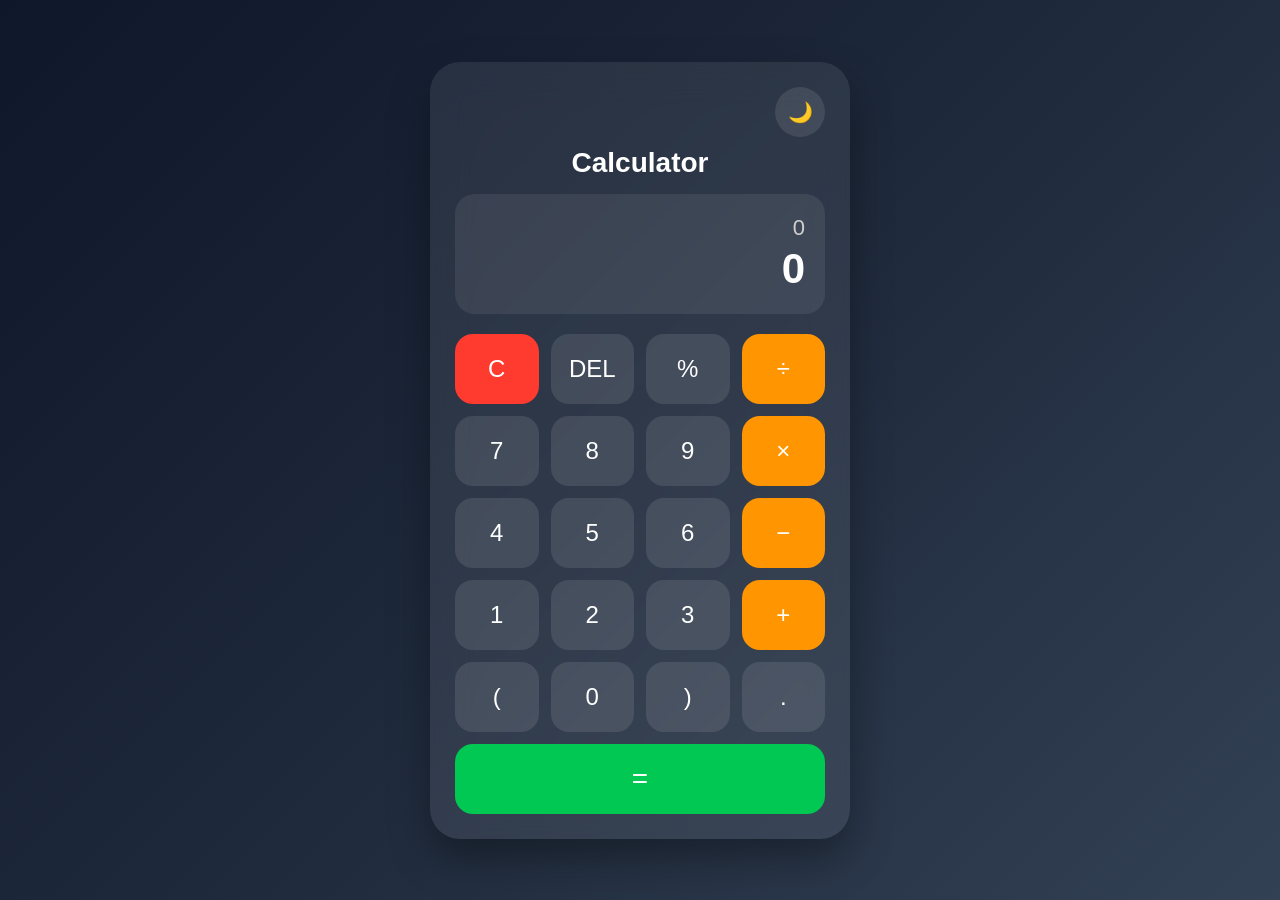
<file: Calculator/index.html>
<!DOCTYPE html>
<html lang="en">
<head>
    <meta charset="UTF-8">
    <meta name="viewport" content="width=device-width, initial-scale=1.0">
    <title>Modern Calculator</title>
    <link rel="stylesheet" href="style.css">
</head>
<body>

<div class="calculator">

    <div class="theme-container">
    <button id="themeToggle" onclick="toggleTheme()">
        🌙
    </button>
    </div>
    <h2 class="title">Calculator</h2>
    <div class="display">
        <div id="expression">0</div>
        <div id="result">0</div>
    </div>

    <div class="buttons">

        <button class="clear" onclick="clearDisplay()">C</button>
        <button onclick="deleteLast()">DEL</button>
        <button onclick="appendValue('%')">%</button>
        <button class="operator" onclick="appendValue('/')">÷</button>

        <button onclick="appendValue('7')">7</button>
        <button onclick="appendValue('8')">8</button>
        <button onclick="appendValue('9')">9</button>
        <button class="operator" onclick="appendValue('*')">×</button>

        <button onclick="appendValue('4')">4</button>
        <button onclick="appendValue('5')">5</button>
        <button onclick="appendValue('6')">6</button>
        <button class="operator" onclick="appendValue('-')">−</button>

        <button onclick="appendValue('1')">1</button>
        <button onclick="appendValue('2')">2</button>
        <button onclick="appendValue('3')">3</button>
        <button class="operator" onclick="appendValue('+')">+</button>

        <button onclick="appendValue('(')">(</button>
        <button onclick="appendValue('0')">0</button>
        <button onclick="appendValue(')')">)</button>
        <button onclick="appendValue('.')">.</button>

        <button class="equal" onclick="calculate()">=</button>

    </div>

</div>

<script src="script.js"></script>

</body>
</html>
</file>
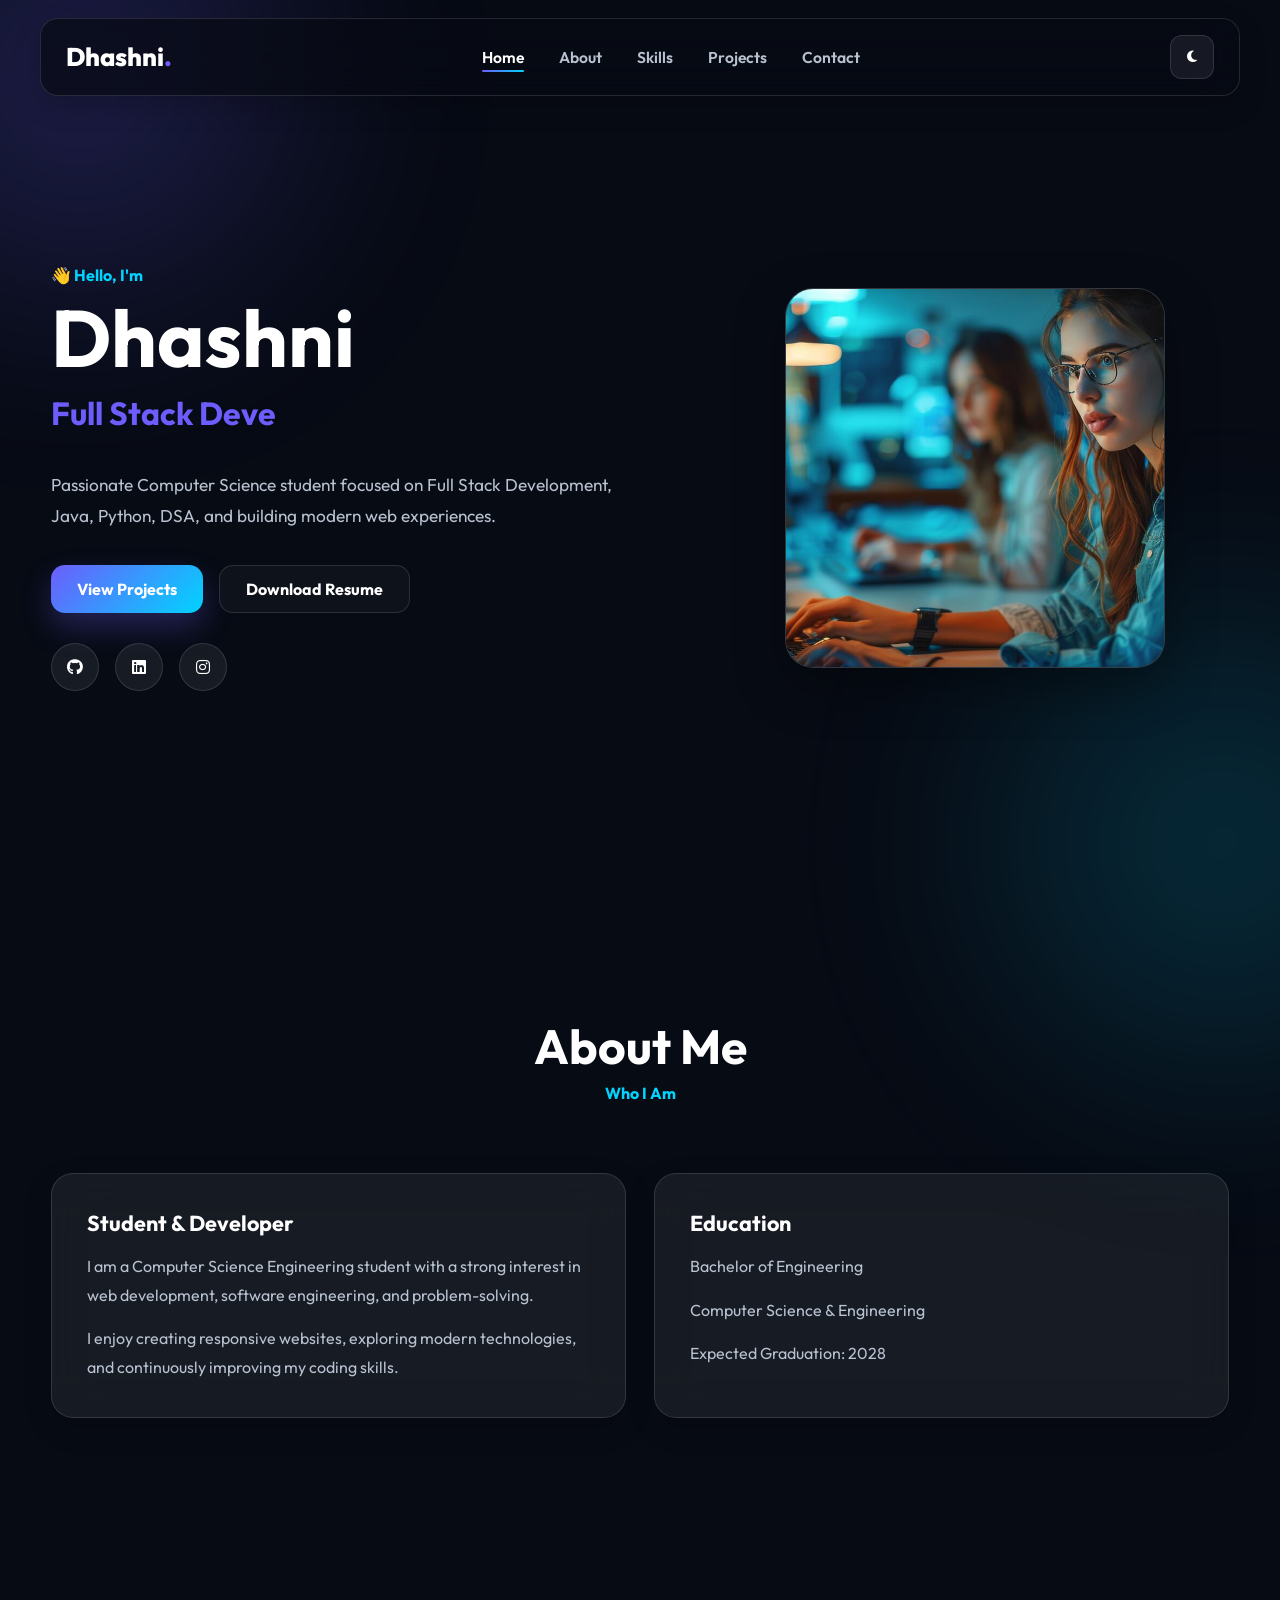
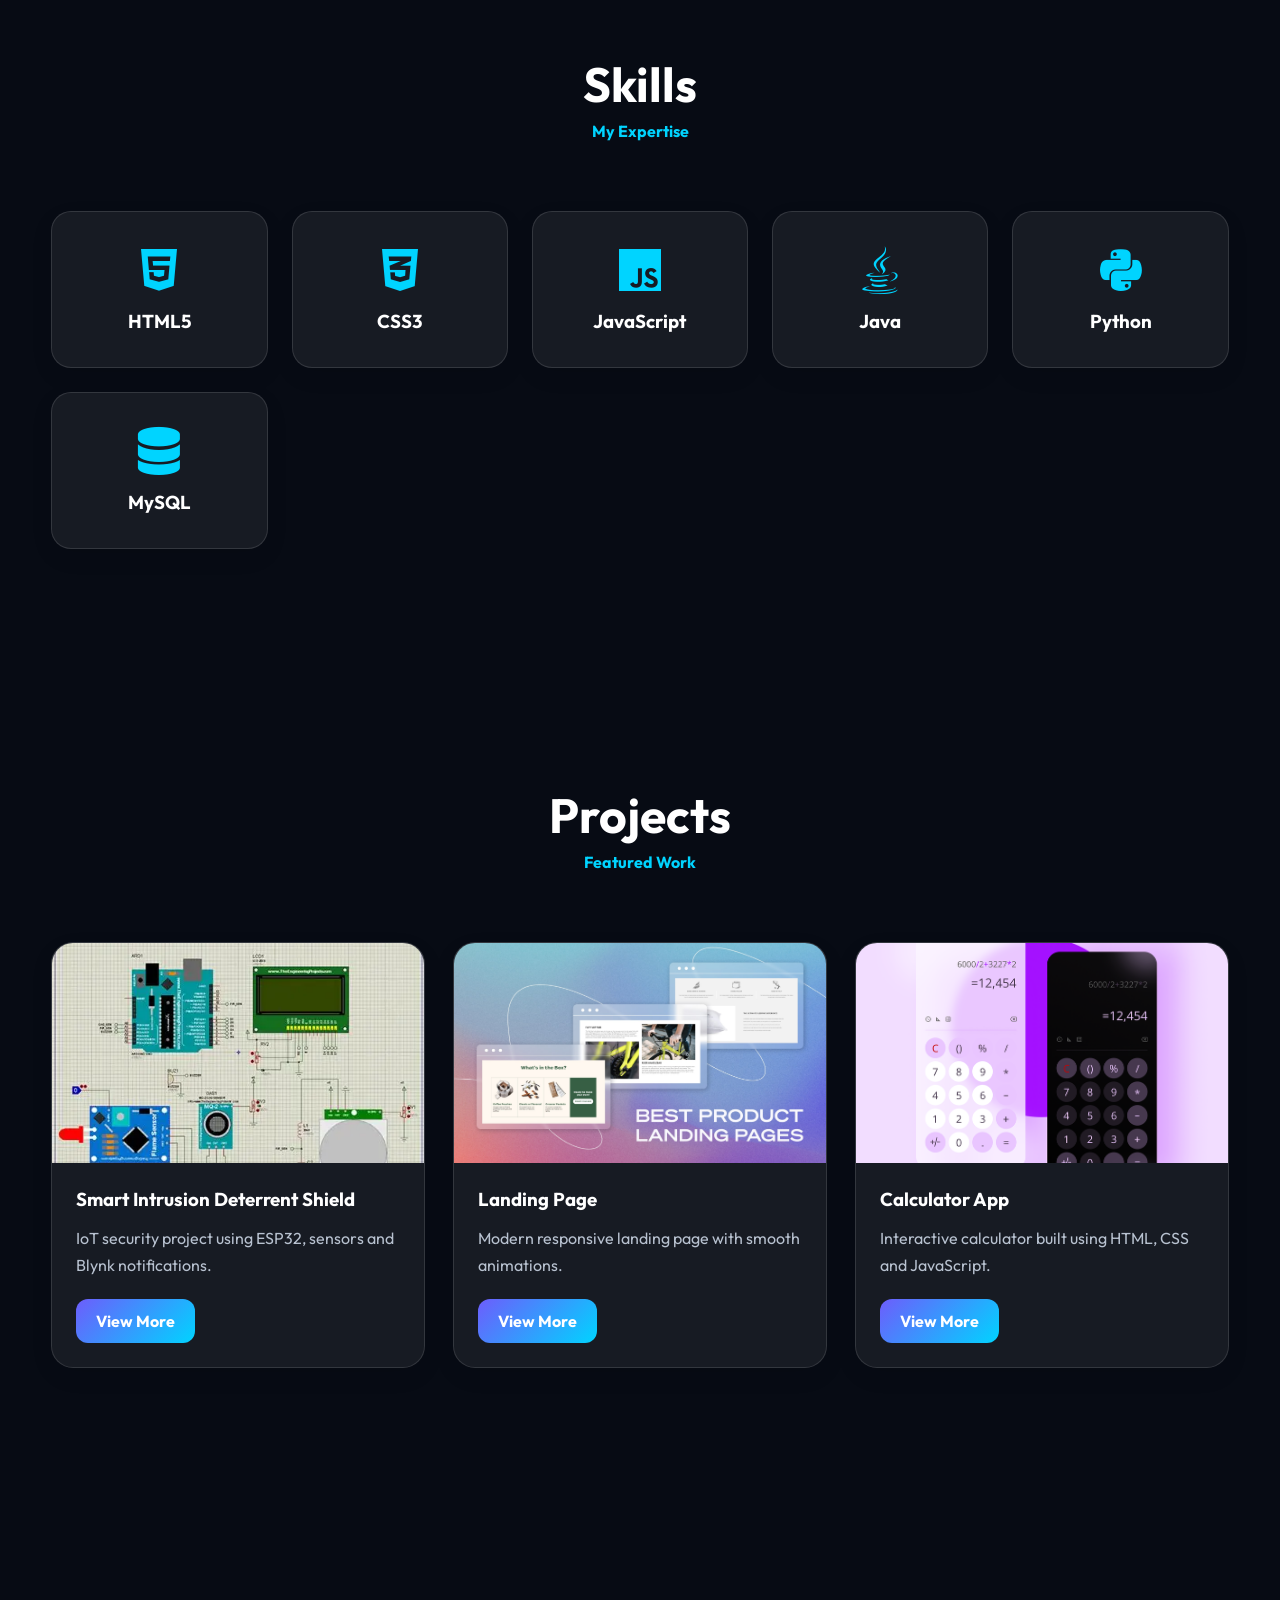
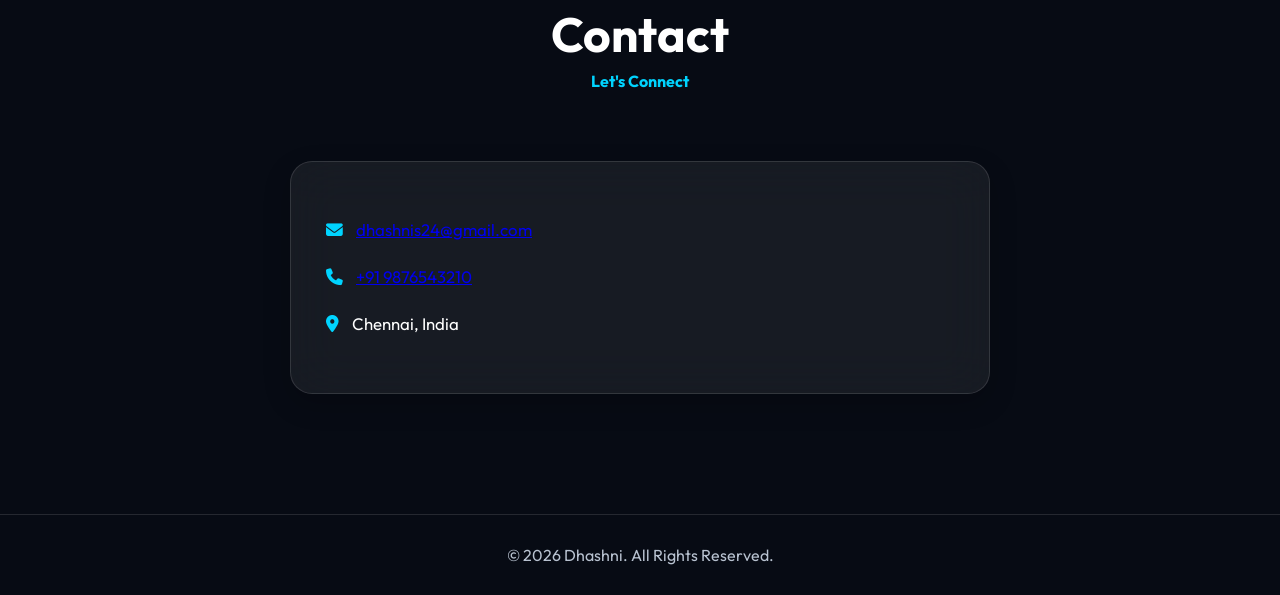
<file: Portfolio/index.html>
<!DOCTYPE html>
<html lang="en" data-theme="dark">

<head>
    <meta charset="UTF-8">
    <meta name="viewport" content="width=device-width, initial-scale=1.0">
    <title>Dhashni | Developer Portfolio</title>

    <link rel="stylesheet" href="style.css">

    <link href="https://fonts.googleapis.com/css2?family=Outfit:wght@300;400;500;600;700;800&display=swap"
        rel="stylesheet">

    <link rel="stylesheet"
        href="https://cdnjs.cloudflare.com/ajax/libs/font-awesome/6.5.2/css/all.min.css">
</head>

<body>

    <!-- Background Effects -->
    <div class="bg-blur blur-1"></div>
    <div class="bg-blur blur-2"></div>

    <!-- Navbar -->
    <header class="header">
        <nav class="navbar">

            <a href="#" class="logo">
                Dhashni<span>.</span>
            </a>

            <ul class="nav-menu">
                <li><a href="#home">Home</a></li>
                <li><a href="#about">About</a></li>
                <li><a href="#skills">Skills</a></li>
                <li><a href="#projects">Projects</a></li>
                <li><a href="#contact">Contact</a></li>
            </ul>

            <div class="nav-actions">

                <button id="themeToggle" class="theme-btn">
                    <i class="fa-solid fa-moon"></i>
                </button>

                <button id="menuBtn" class="menu-btn">
                    <i class="fa-solid fa-bars"></i>
                </button>

            </div>

        </nav>
    </header>

    <!-- Hero Section -->
    <section id="home" class="hero">

        <div class="hero-content reveal">

            <p class="hero-subtitle">
                👋 Hello, I'm
            </p>

            <h1>
                Dhashni
            </h1>

            <h2>
                <span id="typing"></span>
            </h2>

            <p class="hero-description">
                Passionate Computer Science student focused on
                Full Stack Development, Java, Python, DSA,
                and building modern web experiences.
            </p>

            <div class="hero-buttons">
                <a href="#projects" class="btn primary-btn">
                    View Projects
                </a>

                <a href="resume.pdf" download class="btn secondary-btn">
                    Download Resume
                </a>
            </div>

            <div class="social-icons">

                <a href="#">
                    <i class="fab fa-github"></i>
                </a>

                <a href="#">
                    <i class="fab fa-linkedin"></i>
                </a>

                <a href="#">
                    <i class="fab fa-instagram"></i>
                </a>

            </div>

        </div>

        <div class="hero-image reveal">

            <div class="image-card">
                <img src="profile.jpeg" alt="Profile Image">
            </div>

        </div>

    </section>

    <!-- About -->
    <section id="about" class="section">

        <div class="section-title reveal">
            <h2>About Me</h2>
            <span>Who I Am</span>
        </div>

        <div class="about-container reveal">

            <div class="glass-card">

                <h3>Student & Developer</h3>

                <p>
                    I am a Computer Science Engineering student with
                    a strong interest in web development, software
                    engineering, and problem-solving.
                </p>

                <p>
                    I enjoy creating responsive websites,
                    exploring modern technologies,
                    and continuously improving my coding skills.
                </p>

            </div>

            <div class="glass-card">

                <h3>Education</h3>

                <p>
                    Bachelor of Engineering
                </p>

                <p>
                    Computer Science & Engineering
                </p>

                <p>
                    Expected Graduation: 2028
                </p>

            </div>

        </div>

    </section>

    <!-- Skills -->
    <section id="skills" class="section">

        <div class="section-title reveal">
            <h2>Skills</h2>
            <span>My Expertise</span>
        </div>

        <div class="skills-container">

            <div class="skill-card reveal">
                <i class="fab fa-html5"></i>
                <h3>HTML5</h3>
            </div>

            <div class="skill-card reveal">
                <i class="fab fa-css3-alt"></i>
                <h3>CSS3</h3>
            </div>

            <div class="skill-card reveal">
                <i class="fab fa-js"></i>
                <h3>JavaScript</h3>
            </div>

            <div class="skill-card reveal">
                <i class="fab fa-java"></i>
                <h3>Java</h3>
            </div>

            <div class="skill-card reveal">
                <i class="fab fa-python"></i>
                <h3>Python</h3>
            </div>

            <div class="skill-card reveal">
                <i class="fas fa-database"></i>
                <h3>MySQL</h3>
            </div>

        </div>

    </section>

    <!-- Projects -->
    <section id="projects" class="section">

        <div class="section-title reveal">
            <h2>Projects</h2>
            <span>Featured Work</span>
        </div>

        <div class="projects-grid">

            <div class="project-card reveal">

                <img src="projects/project1.webp" alt="Project">

                <div class="project-content">

                    <h3>Smart Intrusion Deterrent Shield</h3>

                    <p>
                        IoT security project using ESP32,
                        sensors and Blynk notifications.
                    </p>

                    <a href="#" class="project-btn">
                        View More
                    </a>

                </div>

            </div>

            <div class="project-card reveal">

                <img src="projects/project2.jpeg" alt="Project">

                <div class="project-content">

                    <h3>Landing Page</h3>

                    <p>
                        Modern responsive landing page
                        with smooth animations.
                    </p>

                    <a href="#" class="project-btn">
                        View More
                    </a>

                </div>

            </div>

            <div class="project-card reveal">

                <img src="projects/project3.png" alt="Project">

                <div class="project-content">

                    <h3>Calculator App</h3>

                    <p>
                        Interactive calculator built using
                        HTML, CSS and JavaScript.
                    </p>

                    <a href="#" class="project-btn">
                        View More
                    </a>

                </div>

            </div>

        </div>

    </section>

    <!-- Contact -->
    <section id="contact" class="section">

        <div class="section-title reveal">
            <h2>Contact</h2>
            <span>Let's Connect</span>
        </div>

        <div class="contact-container reveal">

            <div class="glass-card">

                <p>
                    <i class="fas fa-envelope"></i>
                    <a href="mailto:dhashnis24@gmail.com">dhashnis24@gmail.com</a>
                </p>

                <p>
                    <i class="fas fa-phone"></i>
                    <a href="tel:+919876543210">+91 9876543210</a>
                </p>

                <p>
                    <i class="fas fa-location-dot"></i>
                    Chennai, India
                </p>

            </div>

        </div>

    </section>

    <!-- Footer -->
    <footer>

        <p>
            © 2026 Dhashni. All Rights Reserved.
        </p>

    </footer>

    <script src="script.js"></script>

</body>

</html>
</file>
<file: Calculator/style.css>
*{
    margin:0;
    padding:0;
    box-sizing:border-box;
    font-family:'Segoe UI',sans-serif;
}

body{
    min-height:100vh;
    display:flex;
    justify-content:center;
    align-items:center;

    background:linear-gradient(
        135deg,
        #0f172a,
        #1e293b,
        #334155
    );

    transition:0.4s ease;
}

.calculator{
    width:420px;

    padding:25px;

    border-radius:30px;

    background:rgba(255,255,255,0.08);

    backdrop-filter:blur(20px);

    box-shadow:0 20px 40px rgba(0,0,0,0.35);

    transition:0.4s ease;
}

.theme-container{
    display:flex;
    justify-content:flex-end;
    margin-bottom:10px;
}

#themeToggle{
    width:50px;
    height:50px;

    border-radius:50%;

    border:none;

    font-size:20px;

    cursor:pointer;
}

.title{
    color:white;

    text-align:center;

    margin-bottom:15px;

    font-size:28px;

    transition:0.4s ease;
}

.display{
    background:rgba(255,255,255,0.08);

    border-radius:20px;

    padding:20px;

    margin-bottom:20px;

    min-height:120px;

    overflow:hidden;

    display:flex;
    flex-direction:column;
    justify-content:center;

    transition:0.4s ease;
}

#expression{
    text-align:right;

    color:#cfcfcf;

    font-size:22px;

    min-height:30px;

    white-space:nowrap;

    overflow-x:auto;

    scrollbar-width:none;
}

#expression::-webkit-scrollbar{
    display:none;
}

#result{
    text-align:right;

    color:white;

    font-size:42px;

    font-weight:bold;

    min-height:45px;

    white-space:nowrap;

    overflow-x:auto;

    scrollbar-width:none;
}

#result::-webkit-scrollbar{
    display:none;
}

.buttons{
    display:grid;

    grid-template-columns:repeat(4,1fr);

    gap:12px;
}

button{
    height:70px;

    border:none;

    border-radius:18px;

    font-size:24px;

    color:white;

    cursor:pointer;

    background:rgba(255,255,255,0.1);

    transition:all .2s ease;
}

button:hover{
    transform:translateY(-2px);
}

button:active{
    transform:scale(.95);
}

.operator{
    background:#ff9500;
}

.clear{
    background:#ff3b30;
}

.equal{
    grid-column:span 4;

    background:#00c853;

    font-size:28px;
}

/* ========================= */
/* LIGHT THEME */
/* ========================= */

body.light-theme{
    background:linear-gradient(
        135deg,
        #dbeafe,
        #f8fafc,
        #e2e8f0
    );
}

body.light-theme .calculator{
    background:rgba(255,255,255,0.85);

    backdrop-filter:blur(20px);

    box-shadow:0 20px 40px rgba(0,0,0,0.15);
}

body.light-theme .display{
    background:rgba(0,0,0,0.05);
}

body.light-theme .title{
    color:#111827;
}

body.light-theme #expression{
    color:#6b7280;
}

body.light-theme #result{
    color:#111827;
}

body.light-theme button{
    background:rgba(0,0,0,0.08);

    color:#111827;
}

body.light-theme .operator{
    background:#fb923c;
    color:white;
}

body.light-theme .clear{
    background:#f87171;
    color:white;
}

body.light-theme .equal{
    background:#4ade80;
    color:white;
}

body.light-theme #themeToggle{
    background:white;
    color:#111827;
}
</file>
<file: Portfolio/style.css>
/* =========================
   RESET
========================= */

* {
    margin: 0;
    padding: 0;
    box-sizing: border-box;
}

html {
    scroll-behavior: smooth;
    overflow-x: hidden;
}

body {
    min-width: 320px;
    font-family: 'Outfit', sans-serif;
    background: var(--bg);
    color: var(--text);
    overflow-x: hidden;
    transition: background .3s ease, color .3s ease;
}

img {
    max-width: 100%;
    display: block;
}

/* =========================
   THEME VARIABLES
========================= */

:root {
    --bg: #070b14;
    --bg-secondary: #0d1320;

    --card-bg: rgba(255, 255, 255, .065);
    --card-bg-strong: rgba(255, 255, 255, .1);
    --border: rgba(255, 255, 255, .12);

    --text: #ffffff;
    --text-secondary: #b8c2d0;

    --primary: #6d5dfc;
    --secondary: #00d4ff;

    --navbar-bg: rgba(7, 11, 20, .72);
    --sidebar-bg: rgba(10, 15, 27, .96);

    --shadow: 0 18px 50px rgba(0, 0, 0, .34);
    --shadow-soft: 0 10px 28px rgba(0, 0, 0, .2);
}

html[data-theme="light"] {
    --bg: #f6f7fb;
    --bg-secondary: #ffffff;

    --card-bg: rgba(255, 255, 255, .78);
    --card-bg-strong: rgba(255, 255, 255, .95);
    --border: rgba(15, 23, 42, .1);

    --text: #111827;
    --text-secondary: #5b6474;

    --primary: #5b4df5;
    --secondary: #0077d9;

    --navbar-bg: rgba(255, 255, 255, .78);
    --sidebar-bg: rgba(255, 255, 255, .97);

    --shadow: 0 18px 45px rgba(15, 23, 42, .12);
    --shadow-soft: 0 10px 25px rgba(15, 23, 42, .08);
}

/* =========================
   BACKGROUND BLURS
========================= */

.bg-blur {
    position: fixed;
    border-radius: 50%;
    filter: blur(120px);
    z-index: -1;
    pointer-events: none;
}

.blur-1 {
    width: clamp(240px, 32vw, 400px);
    height: clamp(240px, 32vw, 400px);
    background: #6d5dfc;
    top: -120px;
    left: -120px;
    opacity: .24;
}

.blur-2 {
    width: clamp(260px, 34vw, 450px);
    height: clamp(260px, 34vw, 450px);
    background: #00d4ff;
    right: -160px;
    bottom: -160px;
    opacity: .16;
}

/* =========================
   NAVBAR
========================= */

.header {
    position: fixed;
    width: 100%;
    top: 0;
    left: 0;
    z-index: 1000;
    padding-inline: 16px;
}

.navbar {
    width: min(1200px, 100%);
    margin: 18px auto 0;
    display: flex;
    justify-content: space-between;
    align-items: center;
    gap: 24px;
    padding: 16px 24px;
    background: var(--navbar-bg);
    border: 1px solid var(--border);
    border-radius: 18px;
    box-shadow: var(--shadow-soft);
    backdrop-filter: blur(22px);
    -webkit-backdrop-filter: blur(22px);
    transition: padding .25s ease, box-shadow .25s ease, background .25s ease;
}

.logo {
    flex: 0 0 auto;
    font-size: clamp(1.35rem, 2vw, 1.7rem);
    font-weight: 800;
    line-height: 1;
    text-decoration: none;
    color: var(--text);
    letter-spacing: 0;
}

.logo span {
    color: var(--primary);
}

.nav-menu {
    display: flex;
    align-items: center;
    justify-content: center;
    gap: clamp(18px, 3vw, 35px);
    list-style: none;
}

.nav-menu a {
    position: relative;
    display: inline-flex;
    align-items: center;
    min-height: 36px;
    text-decoration: none;
    color: var(--text-secondary);
    font-weight: 600;
    font-size: .98rem;
    transition: color .25s ease;
}

.nav-menu a::after {
    content: "";
    position: absolute;
    width: 0;
    height: 2px;
    left: 50%;
    bottom: 3px;
    background: linear-gradient(90deg, var(--primary), var(--secondary));
    border-radius: 999px;
    transform: translateX(-50%);
    transition: width .25s ease;
}

.nav-menu a:hover,
.nav-menu a.active {
    color: var(--text);
}

.nav-menu a:hover::after,
.nav-menu a.active::after {
    width: 100%;
}

.nav-actions {
    display: flex;
    align-items: center;
    gap: 10px;
}

.theme-btn,
.menu-btn {
    width: 44px;
    height: 44px;
    display: inline-flex;
    align-items: center;
    justify-content: center;
    border: 1px solid var(--border);
    cursor: pointer;
    border-radius: 12px;
    color: var(--text);
    background: var(--card-bg);
    transition: transform .2s ease, background .2s ease, border-color .2s ease;
}

.theme-btn:hover,
.menu-btn:hover {
    transform: translateY(-2px);
    background: var(--card-bg-strong);
    border-color: rgba(109, 93, 252, .38);
}

.menu-btn {
    display: none;
}

/* =========================
   SIDEBAR + THEME TOGGLE
========================= */

.sidebar {
    position: fixed;
    left: 24px;
    top: 120px;
    width: 72px;
    background: var(--card-bg);
    border: 1px solid var(--border);
    border-radius: 18px;
    padding: 12px;
    display: flex;
    flex-direction: column;
    gap: 12px;
    align-items: center;
    box-shadow: var(--shadow);
    backdrop-filter: blur(20px);
    -webkit-backdrop-filter: blur(20px);
    transition: all .3s ease;
}

.sidebar .toggle-theme {
    width: 44px;
    height: 24px;
    background: rgba(255, 255, 255, .06);
    border-radius: 999px;
    padding: 3px;
    display: flex;
    align-items: center;
    cursor: pointer;
    border: 1px solid var(--border);
}

.sidebar .toggle-theme .knob {
    width: 18px;
    height: 18px;
    background: var(--bg-secondary);
    border-radius: 50%;
    transition: transform .25s ease, background .25s ease;
    box-shadow: 0 3px 8px rgba(0, 0, 0, .2);
    transform: translateX(0);
}

html[data-theme="light"] .sidebar .toggle-theme .knob {
    transform: translateX(20px);
}

.sidebar .label {
    font-size: .75rem;
    color: var(--text-secondary);
    text-align: center;
}

/* =========================
   HERO SECTION
========================= */

.hero {
    min-height: 100vh;
    width: min(1200px, 92%);
    margin: auto;
    padding: 128px 0 72px;
    display: grid;
    grid-template-columns: minmax(0, 1fr) minmax(280px, .85fr);
    align-items: center;
    gap: clamp(36px, 6vw, 72px);
}

.hero-content,
.hero-image {
    min-width: 0;
}

.hero-subtitle {
    color: var(--secondary);
    margin-bottom: 14px;
    font-weight: 700;
}

.hero h1 {
    font-size: clamp(3rem, 8vw, 5rem);
    line-height: .98;
    letter-spacing: 0;
}

.hero h2 {
    margin-top: 16px;
    font-size: clamp(1.45rem, 3.2vw, 2rem);
    color: var(--primary);
    min-height: 52px;
    line-height: 1.25;
}

.hero-description {
    margin-top: 24px;
    max-width: 620px;
    line-height: 1.8;
    color: var(--text-secondary);
    font-size: clamp(1rem, 1.4vw, 1.08rem);
}

.hero-buttons {
    margin-top: 34px;
    display: flex;
    flex-wrap: wrap;
    gap: 16px;
}

.btn {
    position: relative;
    display: inline-flex;
    align-items: center;
    justify-content: center;
    min-height: 48px;
    padding: 14px 26px;
    border-radius: 14px;
    text-decoration: none;
    font-weight: 700;
    line-height: 1;
    transition: transform .25s ease, box-shadow .25s ease, background .25s ease, border-color .25s ease;
}

.primary-btn {
    background: linear-gradient(135deg, var(--primary), var(--secondary));
    color: white;
    box-shadow: 0 14px 30px rgba(109, 93, 252, .28);
}

.primary-btn:hover {
    transform: translateY(-4px);
    box-shadow: 0 18px 38px rgba(0, 212, 255, .22);
}

.secondary-btn {
    border: 1px solid var(--border);
    color: var(--text);
    background: rgba(255, 255, 255, .03);
}

.secondary-btn:hover {
    transform: translateY(-3px);
    background: var(--card-bg);
    border-color: rgba(109, 93, 252, .36);
}

/* =========================
   SOCIALS
========================= */

.social-icons {
    margin-top: 30px;
    display: flex;
    flex-wrap: wrap;
    gap: 16px;
}

.social-icons a {
    width: 48px;
    height: 48px;
    display: flex;
    align-items: center;
    justify-content: center;
    border-radius: 50%;
    text-decoration: none;
    color: var(--text);
    background: var(--card-bg);
    border: 1px solid var(--border);
    transition: transform .25s ease, background .25s ease, border-color .25s ease, box-shadow .25s ease;
}

.social-icons a:hover {
    transform: translateY(-5px);
    background: var(--card-bg-strong);
    border-color: rgba(0, 212, 255, .35);
    box-shadow: var(--shadow-soft);
}

/* =========================
   PROFILE IMAGE
========================= */

.hero-image {
    display: flex;
    justify-content: center;
}

.image-card {
    width: min(380px, 100%);
    aspect-ratio: 1 / 1;
    border-radius: 28px;
    overflow: hidden;
    background: var(--card-bg);
    border: 1px solid var(--border);
    box-shadow: var(--shadow);
    backdrop-filter: blur(20px);
    -webkit-backdrop-filter: blur(20px);
    animation: float 4s ease-in-out infinite;
}

.image-card img {
    width: 100%;
    height: 100%;
    object-fit: cover;
}

@keyframes float {
    0%, 100% {
        transform: translateY(0);
    }

    50% {
        transform: translateY(-14px);
    }
}

/* =========================
   SECTIONS
========================= */

.section {
    width: min(1200px, 92%);
    margin: auto;
    padding: clamp(76px, 10vw, 120px) 0;
}

.section-title {
    text-align: center;
    margin-bottom: clamp(42px, 7vw, 70px);
}

.section-title h2 {
    font-size: clamp(2.1rem, 5vw, 3rem);
    line-height: 1.1;
    letter-spacing: 0;
}

.section-title span {
    display: inline-block;
    margin-top: 10px;
    color: var(--secondary);
    font-weight: 700;
}

/* =========================
   GLASS CARD
========================= */

.glass-card {
    min-width: 0;
    background: var(--card-bg);
    border: 1px solid var(--border);
    border-radius: 22px;
    padding: clamp(24px, 4vw, 35px);
    box-shadow: var(--shadow-soft);
    backdrop-filter: blur(24px);
    -webkit-backdrop-filter: blur(24px);
    transition: transform .25s ease, box-shadow .25s ease, border-color .25s ease, background .25s ease;
}

.glass-card:hover {
    transform: translateY(-5px);
    border-color: rgba(109, 93, 252, .28);
    box-shadow: var(--shadow);
}

/* =========================
   ABOUT
========================= */

.about-container {
    display: grid;
    grid-template-columns: repeat(2, minmax(0, 1fr));
    gap: 28px;
}

.about-container h3 {
    font-size: 1.35rem;
}

.about-container p {
    margin-top: 15px;
    line-height: 1.8;
    color: var(--text-secondary);
}

/* =========================
   SKILLS
========================= */

.skills-container {
    display: grid;
    grid-template-columns: repeat(auto-fit, minmax(min(180px, 100%), 1fr));
    gap: 24px;
}

.skill-card,
.college-card,
.testimonial-card {
    min-width: 0;
    padding: 34px 24px;
    text-align: center;
    border-radius: 20px;
    background: var(--card-bg);
    border: 1px solid var(--border);
    box-shadow: 0 8px 22px rgba(0, 0, 0, .08);
    transition: transform .25s ease, box-shadow .25s ease, border-color .25s ease, background .25s ease;
}

.skill-card i {
    font-size: clamp(2.4rem, 5vw, 3rem);
    margin-bottom: 15px;
    color: var(--secondary);
}

.skill-card:hover,
.college-card:hover,
.testimonial-card:hover {
    transform: translateY(-8px);
    background: var(--card-bg-strong);
    border-color: rgba(0, 212, 255, .26);
    box-shadow: var(--shadow);
}

.skill-card:active,
.project-card:active {
    transform: scale(.98);
}

/* =========================
   PROJECTS
========================= */

.projects-grid {
    display: grid;
    grid-template-columns: repeat(auto-fit, minmax(min(320px, 100%), 1fr));
    gap: 28px;
}

.project-card {
    min-width: 0;
    overflow: hidden;
    border-radius: 22px;
    background: var(--card-bg);
    border: 1px solid var(--border);
    box-shadow: 0 8px 22px rgba(0, 0, 0, .08);
    transition: transform .25s ease, box-shadow .25s ease, border-color .25s ease, background .25s ease;
}

.project-card:hover {
    transform: translateY(-8px);
    background: var(--card-bg-strong);
    border-color: rgba(109, 93, 252, .3);
    box-shadow: var(--shadow);
}

.project-card img {
    width: 100%;
    height: clamp(190px, 24vw, 220px);
    object-fit: cover;
}

.project-content {
    padding: 24px;
}

.project-content h3 {
    line-height: 1.3;
}

.project-content p {
    margin: 14px 0 20px;
    color: var(--text-secondary);
    line-height: 1.7;
}

.project-btn {
    display: inline-flex;
    align-items: center;
    justify-content: center;
    min-height: 44px;
    text-decoration: none;
    color: white;
    background: linear-gradient(135deg, var(--primary), var(--secondary));
    padding: 12px 20px;
    border-radius: 12px;
    font-weight: 700;
    transition: transform .25s ease, box-shadow .25s ease;
}

.project-btn:hover {
    transform: translateY(-3px);
    box-shadow: 0 12px 26px rgba(109, 93, 252, .28);
}

/* =========================
   CONTACT
========================= */

.contact-container {
    max-width: 700px;
    margin: auto;
}

.contact-container p {
    margin: 20px 0;
    font-size: clamp(1rem, 2vw, 1.05rem);
    line-height: 1.6;
    overflow-wrap: anywhere;
}

.contact-container i {
    margin-right: 10px;
    color: var(--secondary);
}

/* =========================
   FOOTER
========================= */

footer {
    padding: 30px 16px;
    text-align: center;
    border-top: 1px solid var(--border);
    color: var(--text-secondary);
}

/* =========================
   SCROLL ANIMATION
========================= */

.reveal {
    opacity: 0;
    transform: translateY(48px);
    transition: opacity .75s ease, transform .75s ease;
}

.reveal.active {
    opacity: 1;
    transform: translateY(0);
}

/* =========================
   RESPONSIVE
========================= */

@media (max-width: 900px) {
    .header {
        padding-inline: 12px;
    }

    .navbar {
        margin-top: 12px;
        padding: 12px 14px;
        border-radius: 16px;
    }

    .nav-menu {
        display: none;
    }

    .nav-menu.show {
        position: fixed;
        top: 0;
        right: 0;
        left: auto;
        width: min(280px, calc(100vw - 24px));
        height: 100vh;
        max-height: 100vh;
        display: flex;
        flex-direction: column;
        align-items: stretch;
        justify-content: flex-start;
        gap: 8px;
        padding: 96px 18px 24px;
        margin: 0;
        overflow-y: auto;
        overflow-x: hidden;
        background: var(--sidebar-bg);
        border-left: 1px solid var(--border);
        border-radius: 0;
        box-shadow: -18px 0 45px rgba(0, 0, 0, .28);
        backdrop-filter: blur(24px);
        -webkit-backdrop-filter: blur(24px);
        z-index: 1001;
    }

    .nav-menu.show li {
        width: 100%;
    }

    .nav-menu.show a {
        width: 100%;
        min-height: 48px;
        padding: 0 16px;
        border-radius: 12px;
        color: var(--text);
    }

    .nav-menu.show a::after {
        display: none;
    }

    .nav-menu.show a:hover,
    .nav-menu.show a.active {
        background: var(--card-bg-strong);
        color: var(--secondary);
    }

    .menu-btn {
        position: relative;
        display: inline-flex;
        z-index: 1002;
    }

    .sidebar {
        display: none;
    }

    .hero {
        grid-template-columns: 1fr;
        text-align: center;
        padding-top: 130px;
        gap: 42px;
    }

    .hero-description {
        margin-inline: auto;
    }

    .hero-buttons,
    .social-icons {
        justify-content: center;
    }

    .image-card {
        width: min(320px, 82vw);
    }

    .about-container {
        grid-template-columns: 1fr;
    }
}

@media (max-width: 600px) {
    .navbar {
        gap: 12px;
    }

    .nav-actions {
        gap: 8px;
    }

    .theme-btn,
    .menu-btn {
        width: 42px;
        height: 42px;
    }

    .hero {
        width: min(100% - 32px, 1200px);
        padding-bottom: 56px;
    }

    .hero h2 {
        min-height: 44px;
    }

    .hero-buttons {
        flex-direction: column;
        align-items: stretch;
    }

    .btn {
        width: 100%;
        text-align: center;
    }

    .section {
        width: min(100% - 32px, 1200px);
    }

    .glass-card,
    .project-content {
        padding: 22px;
    }

    .skills-container,
    .projects-grid {
        gap: 18px;
    }
}

@media (max-width: 380px) {
    .logo {
        font-size: 1.22rem;
    }

    .theme-btn,
    .menu-btn {
        width: 40px;
        height: 40px;
    }

    .hero h1 {
        font-size: 2.65rem;
    }
}

@media (prefers-reduced-motion: reduce) {
    html {
        scroll-behavior: auto;
    }

    *,
    *::before,
    *::after {
        animation-duration: .01ms !important;
        animation-iteration-count: 1 !important;
        transition-duration: .01ms !important;
    }
}
</file>
